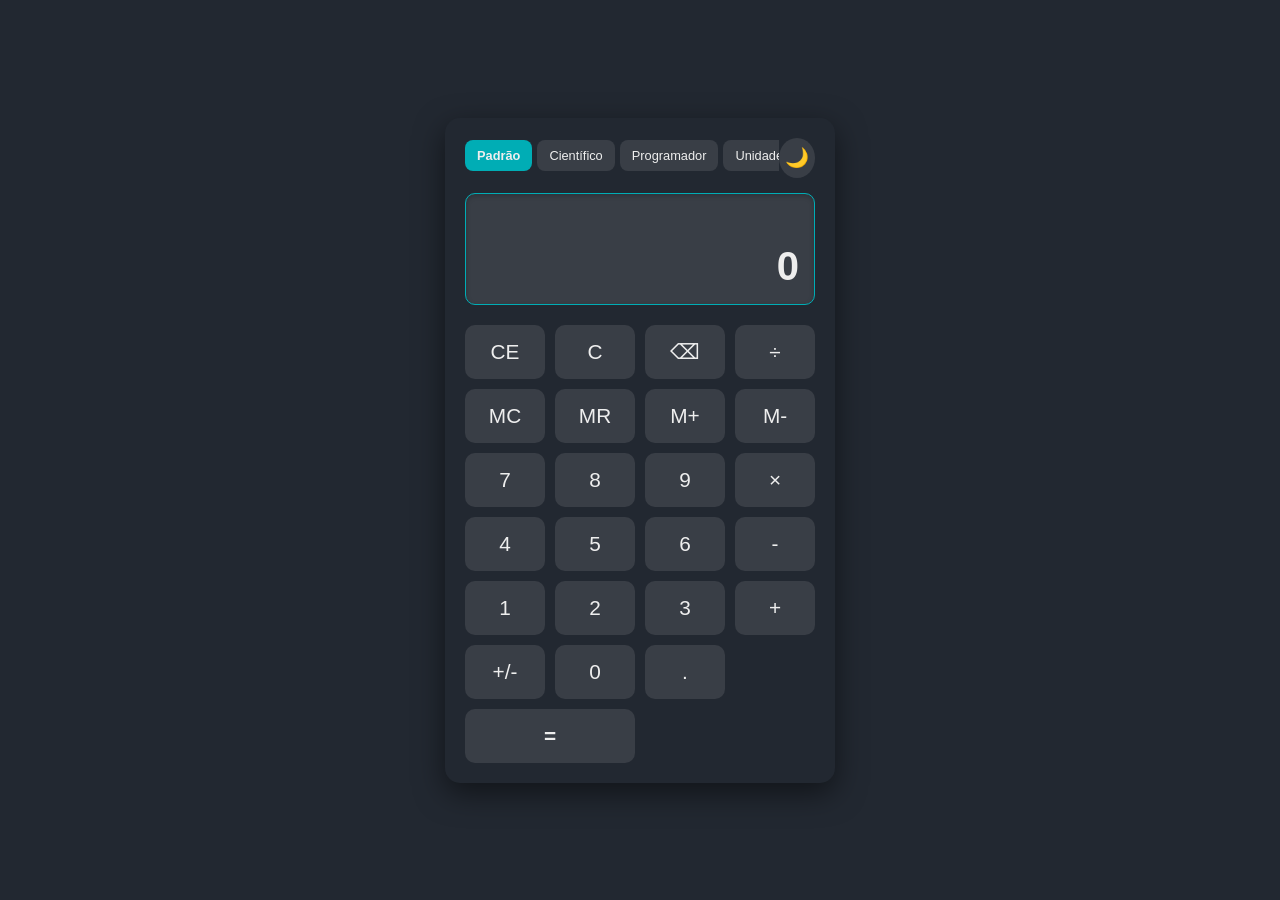
<file: index.html>
<!DOCTYPE html>
<html lang="pt-BR">
<head>
    <meta charset="UTF-8">
    <meta name="viewport" content="width=device-width, initial-scale=1.0">
    <title>Calculadora Universal IntelliCalc Pro</title>
    <link rel="stylesheet" href="style.css">
</head>
<body>
    <div class="calculator-container" data-theme="dark">
        <div class="header">
            <div class="mode-selector">
                <button class="mode-button active" data-mode="standard">Padrão</button>
                <button class="mode-button" data-mode="scientific">Científico</button>
                <button class="mode-button" data-mode="programmer">Programador</button>
                <button class="mode-button" data-mode="unit-converter">Unidades</button>
                <button class="mode-button" data-mode="tip-calculator">Gorjetas</button>
            </div>
            <button id="theme-toggle" class="theme-toggle">🌙</button>
        </div>

        <div class="display-area">
            <div class="history-display" id="history-display"></div>
            <div class="main-display" id="main-display">0</div>
        </div>

        <div class="keyboard">
            <div class="mode-specific-buttons standard-mode">
                <button class="func-button" data-action="clear-entry">CE</button>
                <button class="func-button" data-action="clear-all">C</button>
                <button class="func-button" data-action="backspace">⌫</button>
                <button class="operator-button" data-op="/">÷</button>

                <button class="func-button" data-action="memory-clear">MC</button>
                <button class="func-button" data-action="memory-recall">MR</button>
                <button class="func-button" data-action="memory-add">M+</button>
                <button class="func-button" data-action="memory-subtract">M-</button>

                <button class="number-button">7</button>
                <button class="number-button">8</button>
                <button class="number-button">9</button>
                <button class="operator-button" data-op="*">×</button>

                <button class="number-button">4</button>
                <button class="number-button">5</button>
                <button class="number-button">6</button>
                <button class="operator-button" data-op="-">-</button>

                <button class="number-button">1</button>
                <button class="number-button">2</button>
                <button class="number-button">3</button>
                <button class="operator-button" data-op="+">+</button>

                <button class="func-button" data-action="negate">+/-</button>
                <button class="number-button">0</button>
                <button class="func-button" data-action="decimal">.</button>
                <button class="equals-button" data-action="calculate">=</button>
            </div>

            <div class="mode-specific-buttons scientific-mode hidden">
                <button class="func-button" data-action="clear-entry">CE</button>
                <button class="func-button" data-action="clear-all">C</button>
                <button class="func-button" data-action="backspace">⌫</button>
                <button class="operator-button" data-op="/">÷</button>

                <button class="scientific-button" data-func="toggle-angle-unit">DEG</button>
                <button class="scientific-button" data-func="sin">sin</button>
                <button class="scientific-button" data-func="cos">cos</button>
                <button class="scientific-button" data-func="tan">tan</button>

                <button class="scientific-button" data-func="pi">π</button>
                <button class="scientific-button" data-func="e">e</button>
                <button class="scientific-button" data-func="sqrt">√</button>
                <button class="scientific-button" data-func="pow2">x²</button>

                <button class="scientific-button" data-func="log">log</button>
                <button class="scientific-button" data-func="ln">ln</button>
                <button class="scientific-button" data-func="exp">e^x</button>
                <button class="scientific-button" data-func="powY">x^y</button>

                <button class="number-button">7</button>
                <button class="number-button">8</button>
                <button class="number-button">9</button>
                <button class="operator-button" data-op="*">×</button>

                <button class="number-button">4</button>
                <button class="number-button">5</button>
                <button class="number-button">6</button>
                <button class="operator-button" data-op="-">-</button>

                <button class="number-button">1</button>
                <button class="number-button">2</button>
                <button class="number-button">3</button>
                <button class="operator-button" data-op="+">+</button>

                <button class="func-button" data-action="negate">+/-</button>
                <button class="number-button">0</button>
                <button class="func-button" data-action="decimal">.</button>
                <button class="equals-button" data-action="calculate">=</button>
            </div>

            <div class="mode-specific-buttons programmer-mode hidden">
                <div class="base-selector">
                    <label><input type="radio" name="base" value="dec" checked> DEC</label>
                    <label><input type="radio" name="base" value="bin"> BIN</label>
                    <label><input type="radio" name="base" value="hex"> HEX</label>
                </div>
                <div class="programmer-outputs">
                    <div>DEC: <span id="prog-dec">0</span></div>
                    <div>BIN: <span id="prog-bin">0</span></div>
                    <div>HEX: <span id="prog-hex">0</span></div>
                </div>

                <button class="func-button" data-action="clear-entry">CE</button>
                <button class="func-button" data-action="clear-all">C</button>
                <button class="func-button" data-action="backspace">⌫</button>
                <button class="operator-button" data-op="/">÷</button>

                <button class="bitwise-button" data-bitwise="and">AND</button>
                <button class="bitwise-button" data-bitwise="or">OR</button>
                <button class="bitwise-button" data-bitwise="xor">XOR</button>
                <button class="bitwise-button" data-bitwise="not">NOT</button>

                <button class="bitwise-button" data-bitwise="shl">«</button>
                <button class="bitwise-button" data-bitwise="shr">»</button>
                <button class="programmer-button" data-hex="A">A</button>
                <button class="programmer-button" data-hex="B">B</button>

                <button class="number-button">7</button>
                <button class="number-button">8</button>
                <button class="number-button">9</button>
                <button class="operator-button" data-op="*">×</button>

                <button class="number-button">4</button>
                <button class="number-button">5</button>
                <button class="number-button">6</button>
                <button class="operator-button" data-op="-">-</button>

                <button class="number-button">1</button>
                <button class="number-button">2</button>
                <button class="number-button">3</button>
                <button class="operator-button" data-op="+">+</button>

                <button class="programmer-button" data-hex="C">C</button>
                <button class="number-button">0</button>
                <button class="programmer-button" data-hex="D">D</button>
                <button class="equals-button" data-action="calculate">=</button>
                <button class="programmer-button" data-hex="E">E</button>
                <button class="programmer-button" data-hex="F">F</button>
            </div>

            <div class="mode-specific-buttons unit-converter-mode hidden">
                <h2>Conversor de Unidades</h2>
                <div class="converter-row">
                    <select id="unit-category">
                        <option value="length">Comprimento</option>
                        <option value="mass">Massa</option>
                        <option value="temperature">Temperatura</option>
                    </select>
                </div>
                <div class="converter-row">
                    <input type="number" id="unit-input" value="0">
                    <select id="unit-from"></select>
                </div>
                <div class="converter-row">
                    <span>=</span>
                    <input type="text" id="unit-output" readonly>
                    <select id="unit-to"></select>
                </div>
                <button class="func-button" id="convert-unit">Converter</button>
                <button class="func-button" data-action="clear-all">C</button>
            </div>

            <div class="mode-specific-buttons tip-calculator-mode hidden">
                <h2>Calculadora de Gorjetas</h2>
                <div class="tip-input-group">
                    <label for="bill-amount">Valor da Conta:</label>
                    <input type="number" id="bill-amount" value="0">
                </div>
                <div class="tip-input-group">
                    <label for="tip-percent">Gorjeta (%):</label>
                    <input type="number" id="tip-percent" value="15">
                </div>
                <div class="tip-input-group">
                    <label for="num-people">Pessoas:</label>
                    <input type="number" id="num-people" value="1">
                </div>
                <button class="func-button" id="calculate-tip">Calcular</button>
                <div class="tip-results">
                    <p>Gorjeta Total: <span id="tip-total">0.00</span></p>
                    <p>Total Geral: <span id="total-with-tip">0.00</span></p>
                    <p>Por Pessoa: <span id="tip-per-person">0.00</span></p>
                </div>
                <button class="func-button" data-action="clear-all">C</button>
            </div>
        </div>

        <div class="history-panel hidden" id="full-history-panel">
            <h3>Histórico de Cálculos</h3>
            <ul id="full-history-list"></ul>
            <button id="clear-history">Limpar Histórico</button>
            <button id="close-history">Fechar</button>
        </div>
    </div>

    <script src="script.js"></script>
</body>
</html>
</file>
<file: style.css>
:root {
    --bg-color-dark: #222831;
    --text-color-dark: #EEEEEE;
    --button-bg-dark: #393E46;
    --button-hover-dark: #4E555F;
    --operator-bg-dark: #00ADB5;
    --operator-hover-dark: #00C3CB;
    --equals-bg-dark: #FF5722;
    --equals-hover-dark: #FF6E40;
    --display-bg-dark: #393E46;
    --border-color-dark: #00ADB5;

    --bg-color-light: #F0F0F0;
    --text-color-light: #333333;
    --button-bg-light: #E0E0E0;
    --button-hover-light: #D0D0D0;
    --operator-bg-light: #8BC34A;
    --operator-hover-light: #9CCC65;
    --equals-bg-light: #FF9800;
    --equals-hover-light: #FFB74D;
    --display-bg-light: #FFFFFF;
    --border-color-light: #7CB342;
}

body {
    font-family: 'Segoe UI', Tahoma, Geneva, Verdana, sans-serif;
    display: flex;
    justify-content: center;
    align-items: center;
    min-height: 100vh;
    margin: 0;
    background-color: var(--bg-color-dark);
    color: var(--text-color-dark);
    transition: background-color 0.3s, color 0.3s;
}

.calculator-container {
    background-color: var(--bg-color-dark);
    border-radius: 15px;
    box-shadow: 0 10px 30px rgba(0, 0, 0, 0.5);
    padding: 20px;
    width: 350px;
    transition: background-color 0.3s, color 0.3s, box-shadow 0.3s;
    position: relative;
    overflow: hidden;
}

/* Light Theme */
.calculator-container[data-theme="light"] {
    background-color: var(--bg-color-light);
    color: var(--text-color-light);
    box-shadow: 0 10px 30px rgba(0, 0, 0, 0.1);
}
.calculator-container[data-theme="light"] button {
    background-color: var(--button-bg-light);
    color: var(--text-color-light);
}
.calculator-container[data-theme="light"] button:hover:not(.equals-button):not(.operator-button):not(.mode-button):not(.theme-toggle) {
    background-color: var(--button-hover-light);
}
.calculator-container[data-theme="light"] .operator-button {
    background-color: var(--operator-bg-light);
}
.calculator-container[data-theme="light"] .operator-button:hover {
    background-color: var(--operator-hover-light);
}
.calculator-container[data-theme="light"] .equals-button {
    background-color: var(--equals-bg-light);
}
.calculator-container[data-theme="light"] .equals-button:hover {
    background-color: var(--equals-hover-light);
}
.calculator-container[data-theme="light"] .display-area {
    background-color: var(--display-bg-light);
    color: var(--text-color-light);
    border: 1px solid var(--border-color-light);
}
.calculator-container[data-theme="light"] .mode-button.active {
    background-color: var(--operator-bg-light);
}
.calculator-container[data-theme="light"] .theme-toggle {
    background-color: var(--button-bg-light);
    color: var(--text-color-light);
}
.calculator-container[data-theme="light"] .programmer-outputs div {
    border: 1px solid var(--border-color-light);
}

.header {
    display: flex;
    justify-content: space-between;
    align-items: center;
    margin-bottom: 15px;
}

.mode-selector {
    display: flex;
    gap: 5px;
    overflow-x: auto;
    padding-bottom: 5px;
}
.mode-selector::-webkit-scrollbar {
    height: 4px;
}
.mode-selector::-webkit-scrollbar-thumb {
    background: var(--operator-bg-dark);
    border-radius: 4px;
}

.mode-button {
    background-color: var(--button-bg-dark);
    color: var(--text-color-dark);
    border: none;
    padding: 8px 12px;
    border-radius: 8px;
    cursor: pointer;
    font-size: 0.8em;
    transition: background-color 0.2s;
    white-space: nowrap;
}

.mode-button.active {
    background-color: var(--operator-bg-dark);
    font-weight: bold;
}

.mode-button:hover:not(.active) {
    background-color: var(--button-hover-dark);
}

.theme-toggle {
    background-color: var(--button-bg-dark);
    border: none;
    border-radius: 50%;
    width: 40px;
    height: 40px;
    font-size: 1.2em;
    cursor: pointer;
    display: flex;
    justify-content: center;
    align-items: center;
    transition: background-color 0.2s;
    color: var(--text-color-dark);
}

.theme-toggle:hover {
    background-color: var(--button-hover-dark);
}

.display-area {
    background-color: var(--display-bg-dark);
    border-radius: 10px;
    padding: 15px;
    margin-bottom: 20px;
    text-align: right;
    border: 1px solid var(--border-color-dark);
    box-shadow: inset 0 2px 5px rgba(0, 0, 0, 0.2);
    min-height: 80px;
    display: flex;
    flex-direction: column;
    justify-content: space-between;
    cursor: pointer;
}

.history-display {
    font-size: 0.9em;
    color: #A0A0A0;
    min-height: 20px;
    word-wrap: break-word;
}

.main-display {
    font-size: 2.5em;
    font-weight: bold;
    min-height: 40px;
    word-wrap: break-word;
}

.keyboard {
    display: grid;
    gap: 10px;
    grid-template-columns: repeat(4, 1fr);
}

.keyboard button {
    background-color: var(--button-bg-dark);
    color: var(--text-color-dark);
    border: none;
    border-radius: 10px;
    padding: 15px 0;
    font-size: 1.3em;
    cursor: pointer;
    transition: background-color 0.2s, transform 0.1s;
    display: flex;
    justify-content: center;
    align-items: center;
}

.keyboard button:hover:not(:disabled) {
    background-color: var(--button-hover-dark);
}

.keyboard button:active:not(:disabled) {
    transform: translateY(1px);
}

.keyboard button:disabled {
    opacity: 0.4;
    cursor: not-allowed;
}

.operator-button {
    background-color: var(--operator-bg-dark);
    color: var(--text-color-dark);
}

.operator-button:hover:not(:disabled) {
    background-color: var(--operator-hover-dark);
}

.equals-button {
    background-color: var(--equals-bg-dark);
    color: var(--text-color-dark);
    grid-column: span 2;
    font-size: 1.6em;
    font-weight: bold;
}

.equals-button:hover:not(:disabled) {
    background-color: var(--equals-hover-dark);
}

.mode-specific-buttons {
    display: grid;
    gap: 10px;
    grid-column: 1 / -1;
    grid-template-columns: repeat(4, 1fr);
}
.mode-specific-buttons.hidden {
    display: none;
}

/* Programmer Layout */
.programmer-mode {
    grid-template-columns: repeat(6, 1fr);
}
.programmer-mode .base-selector {
    grid-column: 1 / -1;
    display: flex;
    justify-content: center;
    gap: 15px;
    margin-bottom: 5px;
    padding: 8px;
    background-color: var(--button-bg-dark);
    border-radius: 8px;
}
.programmer-mode .base-selector label {
    cursor: pointer;
    font-size: 0.9em;
}
.programmer-mode .programmer-outputs {
    grid-column: 1 / -1;
    display: grid;
    grid-template-columns: repeat(3, 1fr);
    gap: 5px;
    margin-bottom: 10px;
}
.programmer-mode .programmer-outputs div {
    background-color: var(--display-bg-dark);
    border: 1px solid var(--border-color-dark);
    border-radius: 8px;
    padding: 6px;
    font-size: 0.8em;
    text-align: center;
}
.programmer-mode .programmer-outputs span {
    display: block;
    font-weight: bold;
    word-break: break-all;
}
.programmer-mode .equals-button {
    grid-column: span 2;
}

/* Unit Converter & Tip Calculator */
.unit-converter-mode, .tip-calculator-mode {
    grid-template-columns: 1fr;
    text-align: center;
}
.unit-converter-mode h2, .tip-calculator-mode h2 {
    margin: 5px 0 15px 0;
    font-size: 1.3em;
    color: var(--operator-bg-dark);
}
.unit-converter-mode .converter-row, .tip-calculator-mode .tip-input-group {
    display: flex;
    align-items: center;
    gap: 10px;
    margin-bottom: 12px;
    justify-content: space-between;
}
.unit-converter-mode select, .unit-converter-mode input, .tip-calculator-mode input {
    padding: 10px;
    border-radius: 8px;
    border: 1px solid var(--border-color-dark);
    background-color: var(--display-bg-dark);
    color: var(--text-color-dark);
    font-size: 0.95em;
    width: 60%;
}
.unit-converter-mode select {
    width: 65%;
}
.unit-converter-mode .converter-row span {
    font-size: 1.5em;
    font-weight: bold;
    width: 100%;
    color: var(--operator-bg-dark);
}
.unit-converter-mode button, .tip-calculator-mode button {
    padding: 12px;
    font-size: 1.1em;
    width: 100%;
    margin-top: 5px;
}
.tip-calculator-mode .tip-results {
    background-color: var(--display-bg-dark);
    border: 1px solid var(--border-color-dark);
    border-radius: 10px;
    padding: 12px;
    margin: 10px 0;
    text-align: left;
}
.tip-calculator-mode .tip-results p {
    margin: 6px 0;
}
.tip-calculator-mode .tip-results span {
    float: right;
    font-weight: bold;
}

/* History Panel Overlay */
.history-panel {
    position: absolute;
    top: 0;
    right: 0;
    width: 100%;
    height: 100%;
    background-color: rgba(34, 40, 49, 0.98);
    padding: 20px;
    box-sizing: border-box;
    transform: translateX(100%);
    transition: transform 0.3s ease-in-out;
    display: flex;
    flex-direction: column;
    z-index: 100;
}
.history-panel.visible {
    transform: translateX(0);
}
.calculator-container[data-theme="light"] .history-panel {
    background-color: rgba(240, 240, 240, 0.98);
}
.history-panel h3 {
    margin: 0 0 15px 0;
    color: var(--operator-bg-dark);
    border-bottom: 2px solid var(--operator-bg-dark);
    padding-bottom: 5px;
}
.history-panel ul {
    list-style: none;
    padding: 0;
    margin: 0;
    flex-grow: 1;
    overflow-y: auto;
}
.history-panel li {
    background-color: var(--button-bg-dark);
    margin-bottom: 8px;
    padding: 10px;
    border-radius: 8px;
    cursor: pointer;
}
.calculator-container[data-theme="light"] .history-panel li {
    background-color: var(--button-bg-light);
}
.history-panel li .expression {
    display: block;
    font-size: 0.85em;
    color: #A0A0A0;
}
.history-panel li .result {
    display: block;
    font-size: 1.1em;
    font-weight: bold;
    margin-top: 3px;
}
.history-panel button {
    padding: 10px;
    margin-top: 8px;
    border: none;
    border-radius: 8px;
    cursor: pointer;
    width: 100%;
    background-color: var(--operator-bg-dark);
    color: white;
}
#close-history {
    background-color: var(--button-bg-dark);
}
</file>
